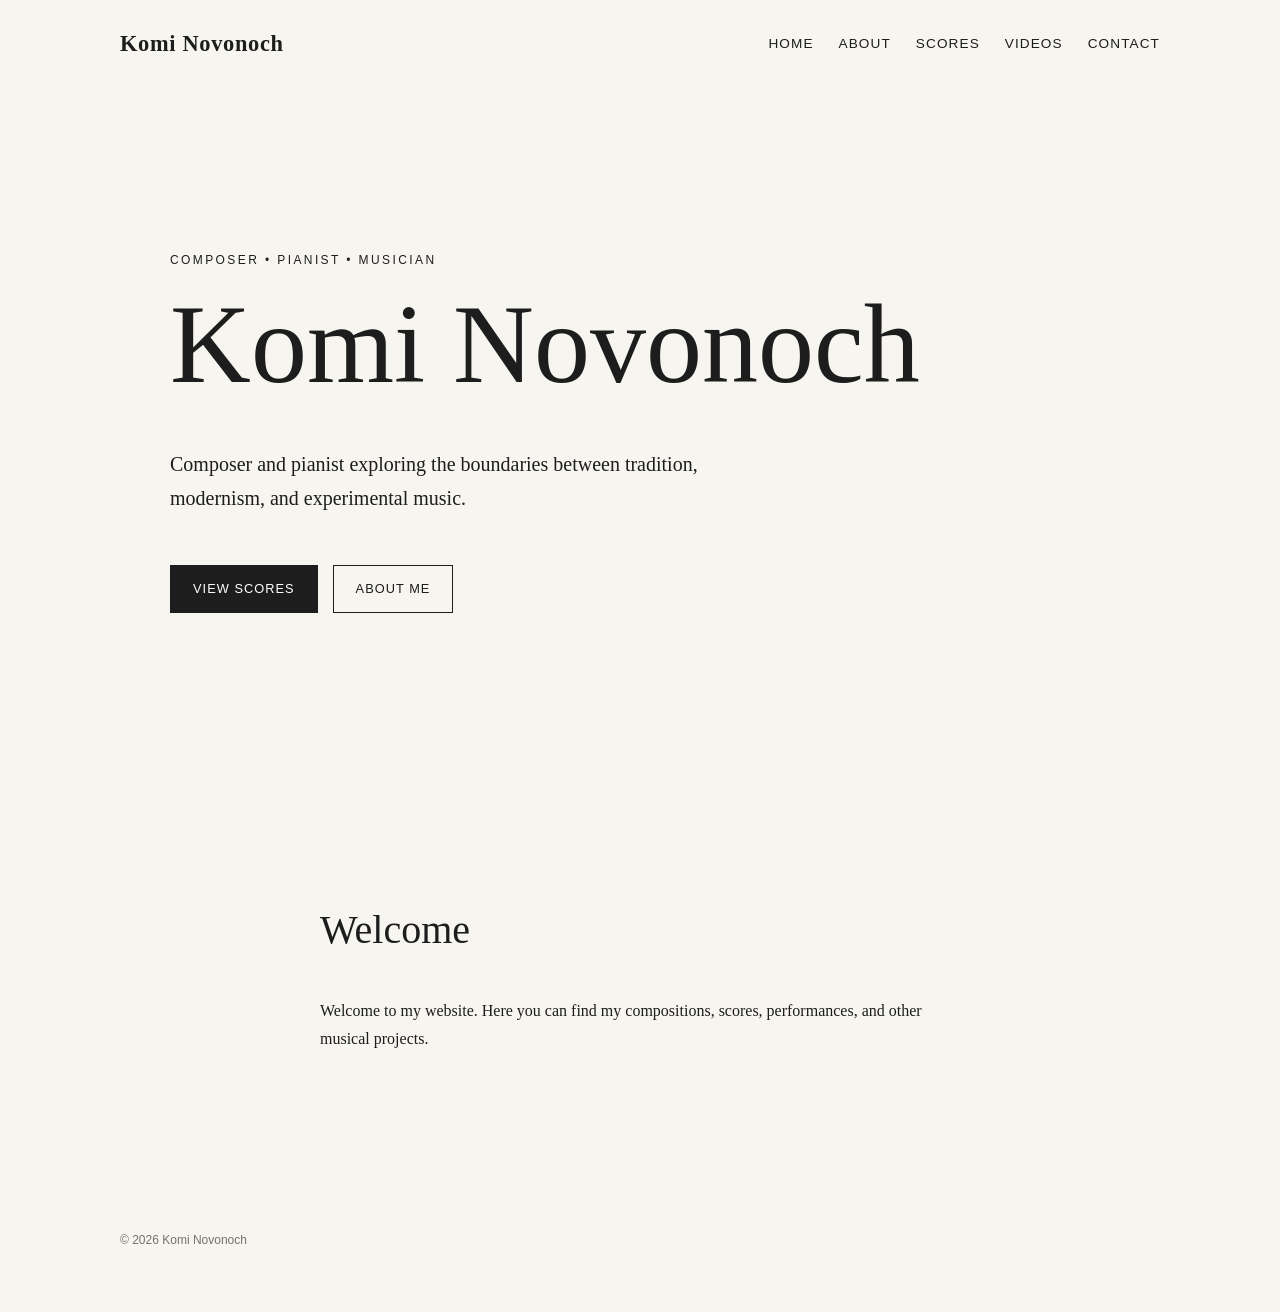
<file: index.html>
<!DOCTYPE html>
<html lang="en">

<head>
    <meta charset="UTF-8">
    <meta name="viewport" content="width=device-width, initial-scale=1.0">

    <title>Komi Novonoch | Composer & Pianist</title>

    <link rel="stylesheet" href="css/style.css">
</head>

<body>

    <header>
        <nav class="navbar">
            <a href="index.html" class="logo">Komi Novonoch</a>

            <div class="nav-links">
                <a href="index.html">Home</a>
                <a href="about.html">About</a>
                <a href="scores.html">Scores</a>
                <a href="videos.html">Videos</a>
                <a href="contact.html">Contact</a>
            </div>
        </nav>
    </header>


    <main>

        <section class="hero">

            <p class="eyebrow">COMPOSER • PIANIST • MUSICIAN</p>

            <h1>Komi Novonoch</h1>

            <p class="hero-description">
                Composer and pianist exploring the boundaries between
                tradition, modernism, and experimental music.
            </p>

            <div class="hero-buttons">
                <a href="scores.html" class="button">View Scores</a>
                <a href="about.html" class="button button-outline">About Me</a>
            </div>

        </section>


        <section class="intro">

            <h2>Welcome</h2>

            <p>
                Welcome to my website. Here you can find my compositions,
                scores, performances, and other musical projects.
            </p>

        </section>

    </main>


    <footer>
        <p>© 2026 Komi Novonoch</p>
    </footer>

</body>
</html>
</file>
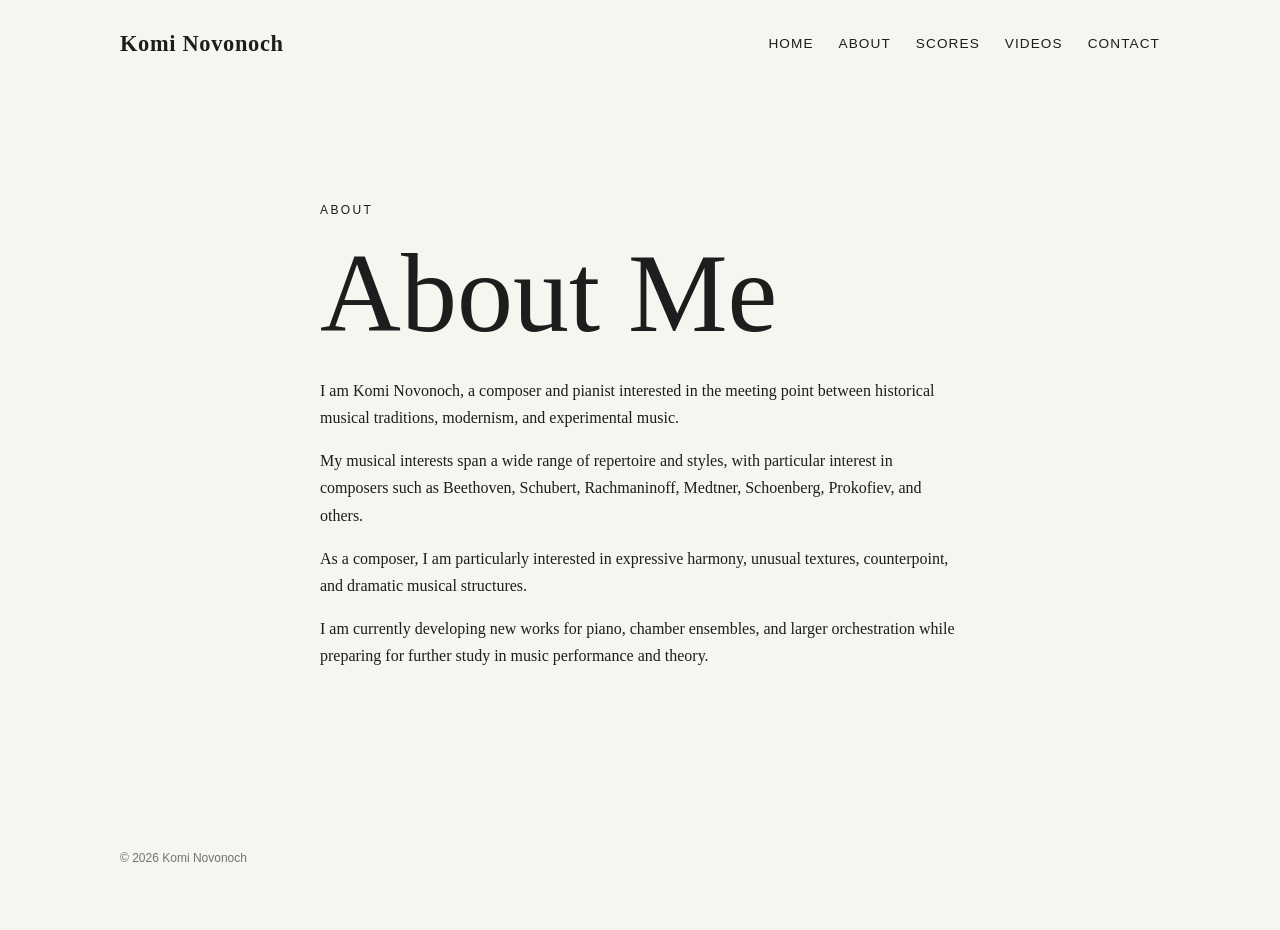
<file: about.html>
<!DOCTYPE html>
<html lang="en">

<head>
    <meta charset="UTF-8">
    <meta name="viewport" content="width=device-width, initial-scale=1.0">

    <title>About | Komi Novonoch</title>

    <link rel="stylesheet" href="css/style.css">
</head>

<body>

    <header>
        <nav class="navbar">
            <a href="index.html" class="logo">Komi Novonoch</a>

            <div class="nav-links">
                <a href="index.html">Home</a>
                <a href="about.html">About</a>
                <a href="scores.html">Scores</a>
                <a href="videos.html">Videos</a>
                <a href="contact.html">Contact</a>
            </div>
        </nav>
    </header>


    <main>

        <section class="intro">

            <p class="eyebrow">ABOUT</p>

            <h1>About Me</h1>

            <p>
                I am Komi Novonoch, a composer and pianist interested in
                the meeting point between historical musical traditions,
                modernism, and experimental music.
            </p>

            <p>
                My musical interests span a wide range of repertoire and
                styles, with particular interest in composers such as
                Beethoven, Schubert, Rachmaninoff, Medtner, Schoenberg,
                Prokofiev, and others.
            </p>

            <p>
                As a composer, I am particularly interested in expressive
                harmony, unusual textures, counterpoint, and dramatic musical
                structures.
            </p>

            <p>
                I am currently developing new works for piano, chamber
                ensembles, and larger orchestration while preparing
                for further study in music performance and theory.
            </p>

        </section>

    </main>


    <footer>
        <p>© 2026 Komi Novonoch</p>
    </footer>

</body>
</html>
</file>
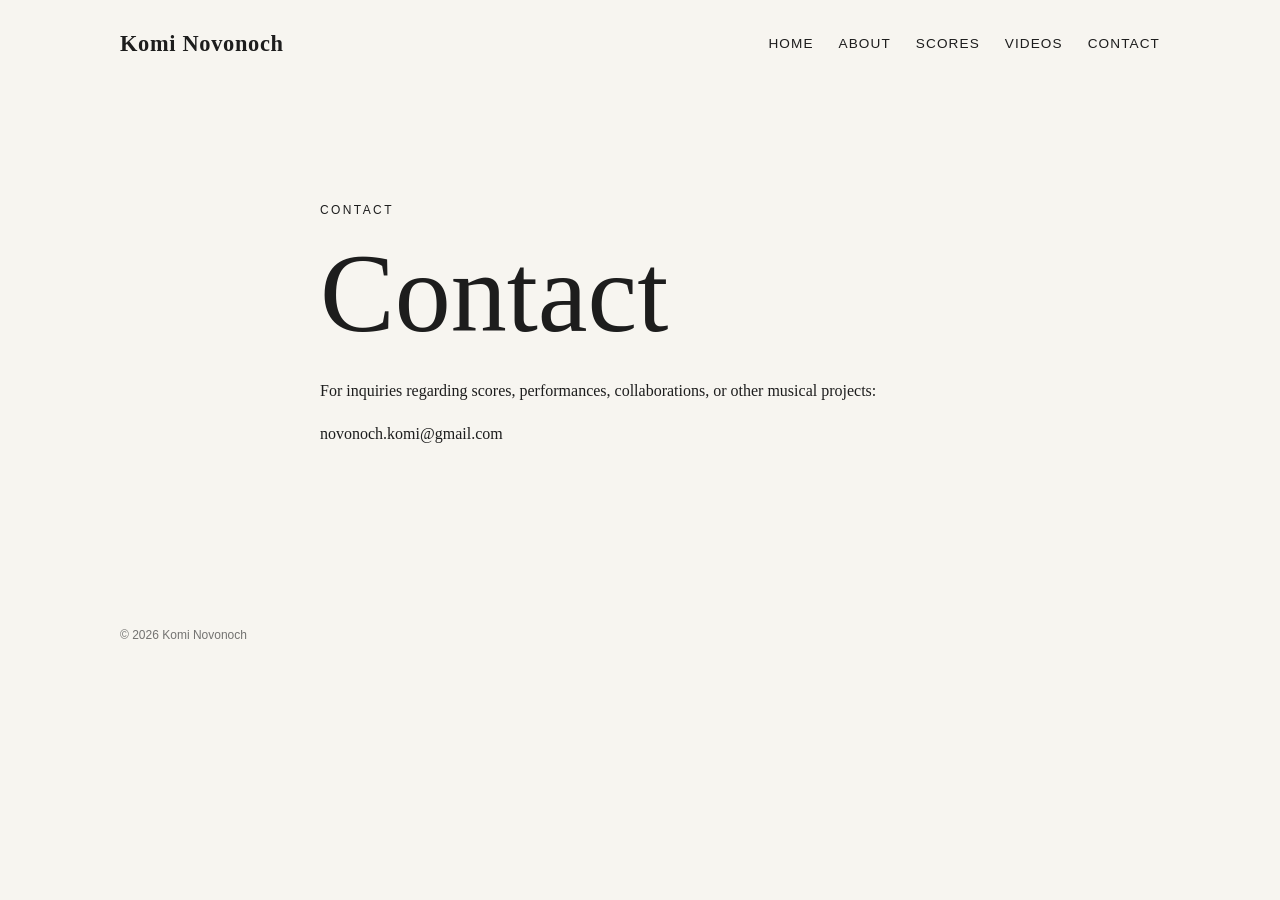
<file: contact.html>
<!DOCTYPE html>
<html lang="en">

<head>
    <meta charset="UTF-8">
    <meta name="viewport" content="width=device-width, initial-scale=1.0">

    <title>Contact | Komi Novonoch</title>

    <link rel="stylesheet" href="css/style.css">
</head>

<body>

    <header>
        <nav class="navbar">
            <a href="index.html" class="logo">Komi Novonoch</a>

            <div class="nav-links">
                <a href="index.html">Home</a>
                <a href="about.html">About</a>
                <a href="scores.html">Scores</a>
                <a href="videos.html">Videos</a>
                <a href="contact.html">Contact</a>
            </div>
        </nav>
    </header>


    <main>

        <section class="intro">

            <p class="eyebrow">CONTACT</p>

            <h1>Contact</h1>

            <p>
                For inquiries regarding scores, performances,
                collaborations, or other musical projects:
            </p>

            <p>
                <a href="mailto:novonoch.komi@gmail.com">
                    novonoch.komi@gmail.com
                </a>
            </p>

        </section>

    </main>


    <footer>
        <p>© 2026 Komi Novonoch</p>
    </footer>

</body>
</html>
</file>
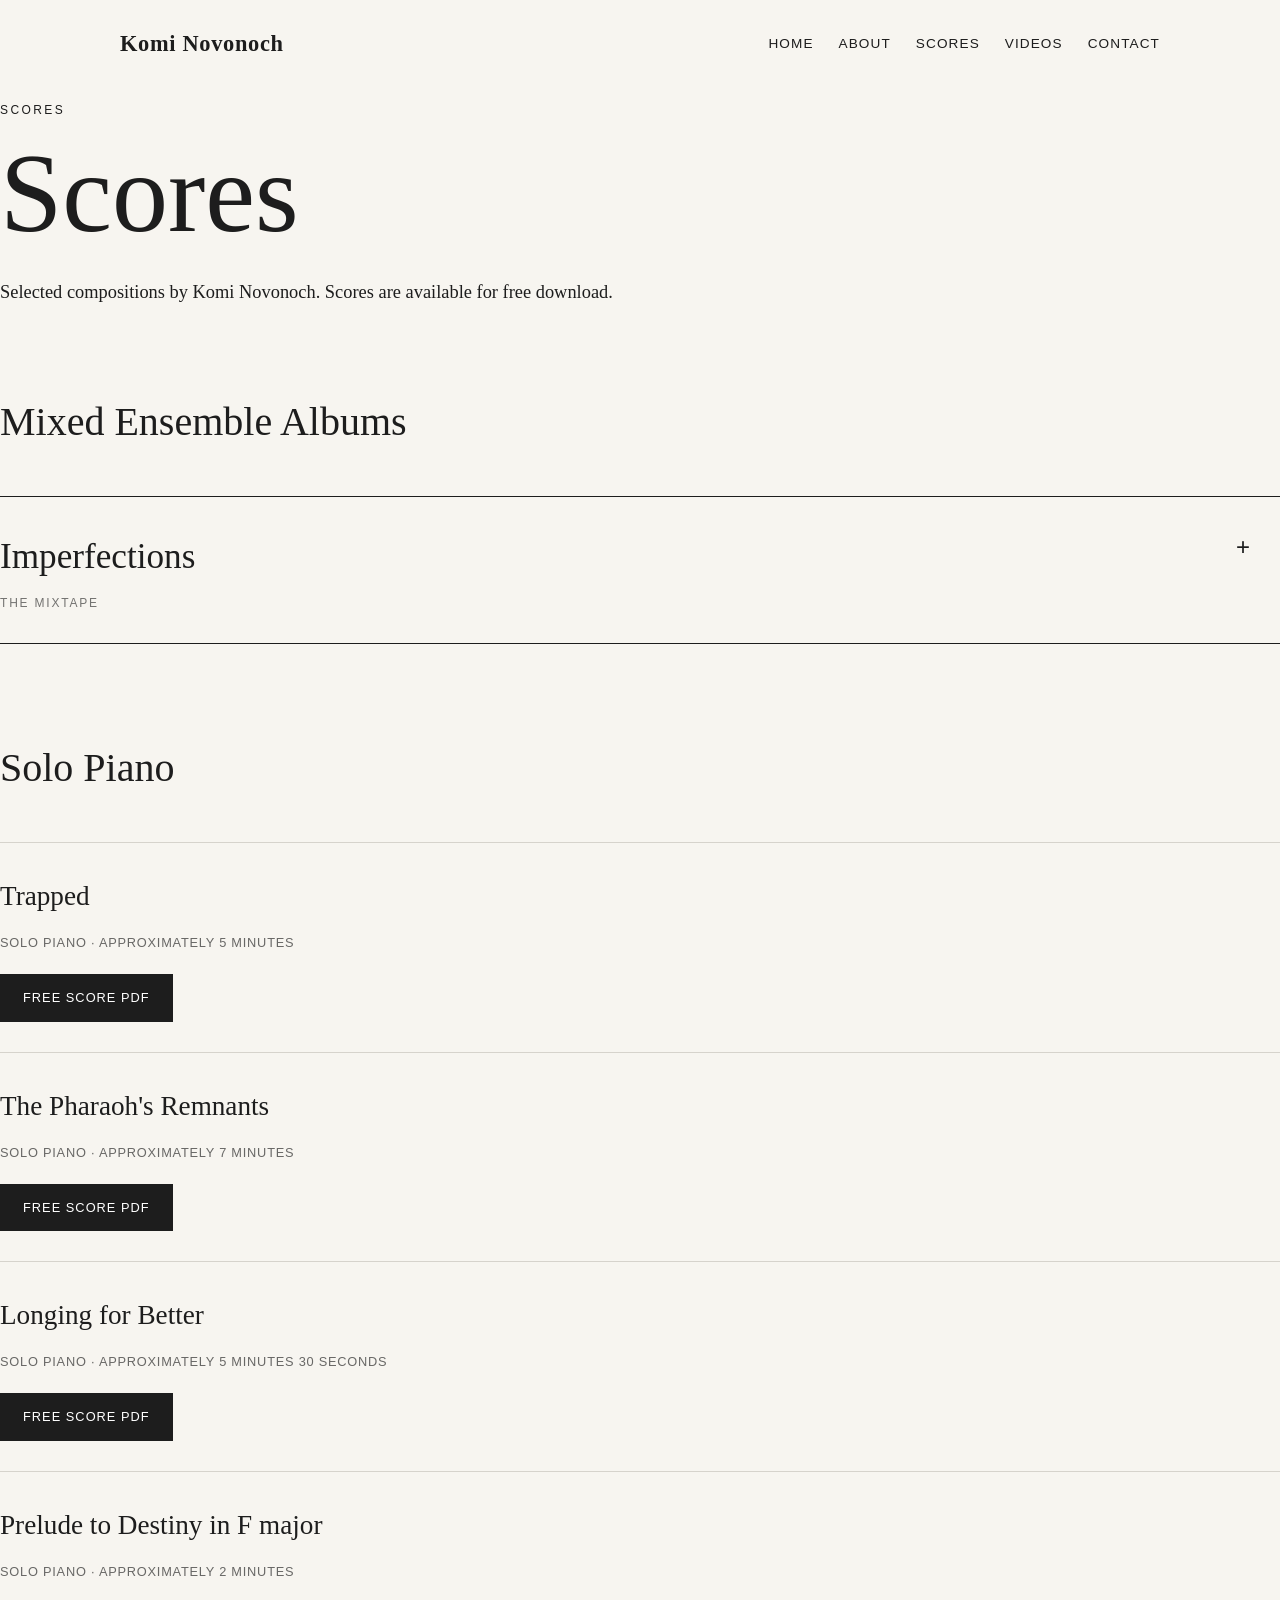
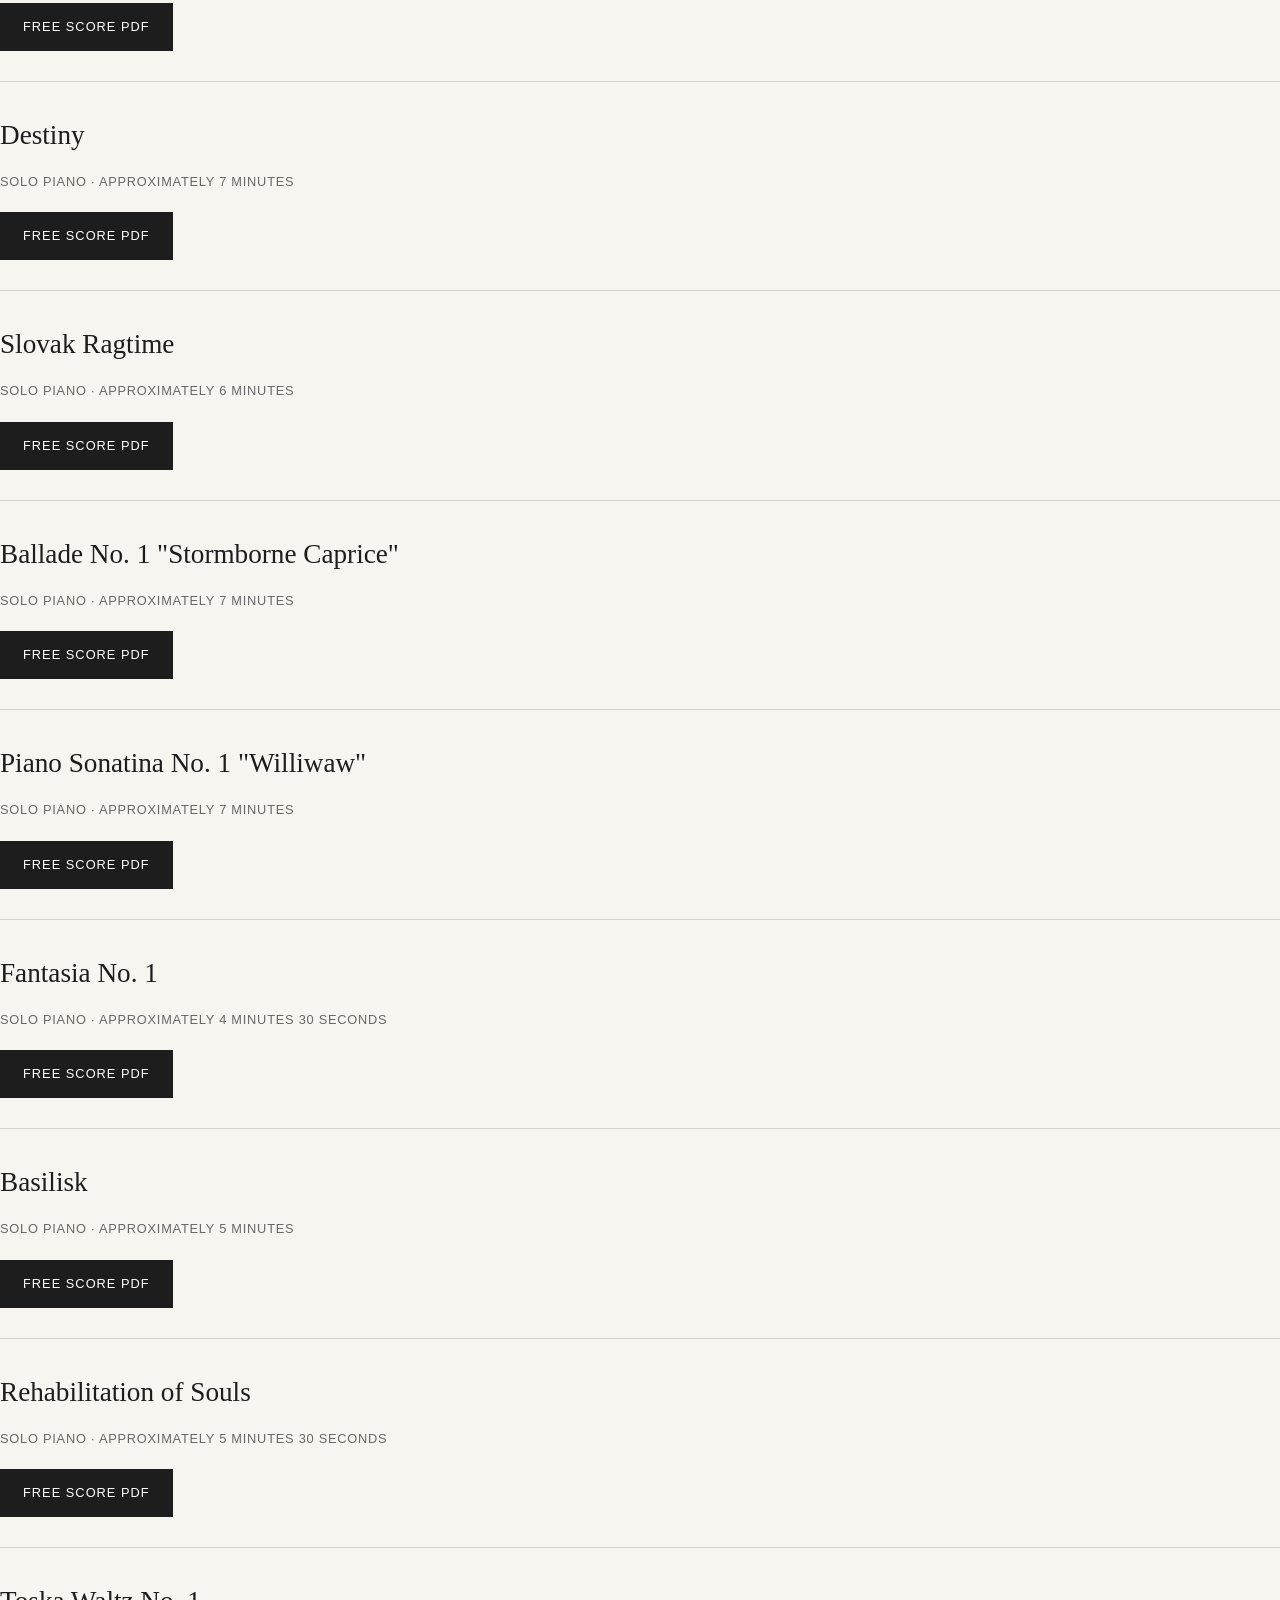
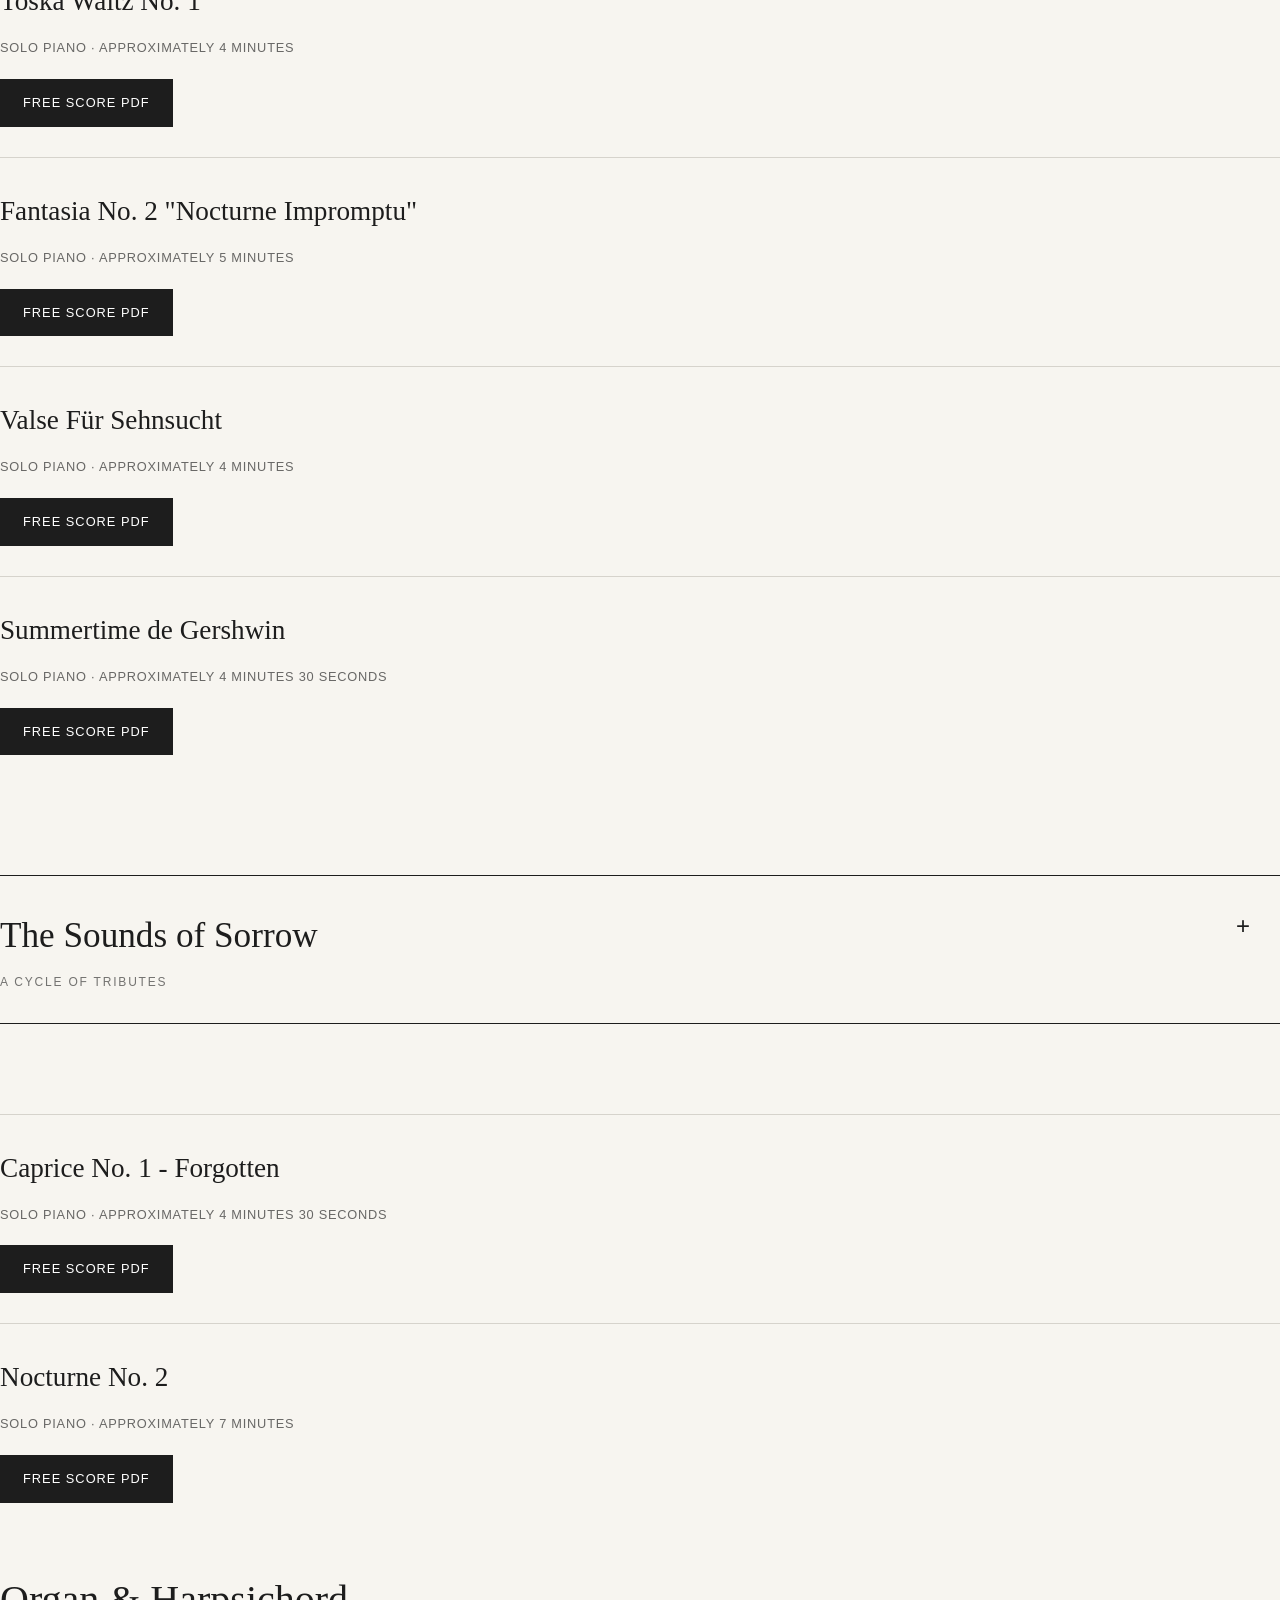
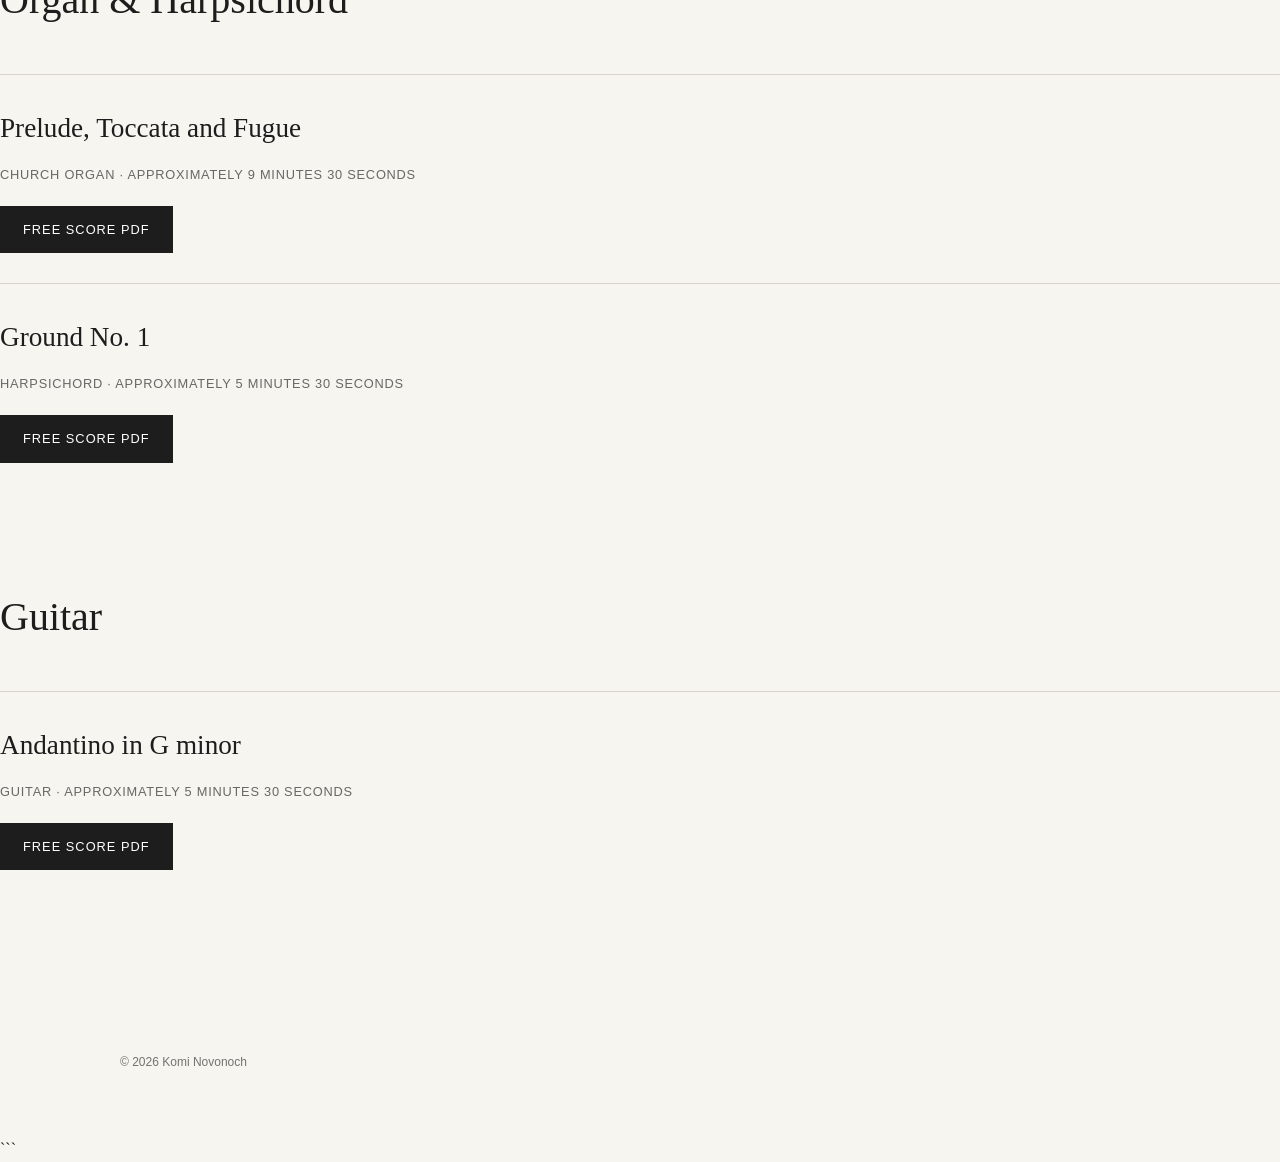
<file: scores.html>
<!DOCTYPE html>
<html lang="en">
<head>
    <meta charset="UTF-8">
    <meta name="viewport" content="width=device-width, initial-scale=1.0">

    <title>Scores | Komi Novonoch</title>

    <link rel="stylesheet" href="css/style.css">
</head>

<body>

    <!-- Navigation -->
    <header>
        <nav class="navbar">
            <a href="index.html" class="logo">Komi Novonoch</a>

            <div class="nav-links">
                <a href="index.html">Home</a>
                <a href="about.html">About</a>
                <a href="scores.html">Scores</a>
                <a href="videos.html">Videos</a>
                <a href="contact.html">Contact</a>
            </div>
        </nav>
    </header>


    <!-- Main Content -->
    <main>

        <section class="scores-page">

            <p class="eyebrow">SCORES</p>

            <h1>Scores</h1>

            <p class="scores-intro">
                Selected compositions by Komi Novonoch. Scores are available
                for free download.
            </p>


            <!-- Individual Works --!>
            
<!-- Mixed Ensemble Albums -->
<section class="collection-section">

    <h2>Mixed Ensemble Albums</h2>

    <details class="score-collection">

        <summary>
            <span class="collection-title">
                Imperfections
            </span>

            <span class="collection-subtitle">
                The Mixtape
            </span>
        </summary>


        <div class="collection-content">

            <p class="collection-description">
                A collection of some of my earliest compositions, brought
                together as a mixtape spanning solo piano, chamber music,
                and other early experiments.
            </p>


            <article class="score">
                <h3>Imperfections</h3>
                <p class="score-info">Solo Piano · Approximately 2 minutes 30 seconds</p>
                <a href="scores/Imperfections.pdf" class="button">Free Score PDF</a>
            </article>


            <article class="score">
                <h3>Broken Records</h3>
                <p class="score-info">Solo Piano · Approximately 2 minutes 30 seconds</p>
                <a href="scores/Broken Records.pdf" class="button">Free Score PDF</a>
            </article>


            <article class="score">
                <h3>Valor Memories</h3>
                <p class="score-info">Solo Piano · Approximately 3 minutes 40 seconds</p>
                <a href="scores/Valor Memories.pdf" class="button">Free Score PDF</a>
            </article>


            <article class="score">
                <h3>Blazes in the Ocean</h3>
                <p class="score-info">Solo Piano · Approximately 2 minutes 50 seconds</p>
                <a href="scores/Blazes in the Ocean.pdf" class="button">Free Score PDF</a>
            </article>


            <article class="score">
                <h3>Radiance</h3>
                <p class="score-info">Solo Piano · Approximately 1 minute 30 seconds</p>
                <a href="scores/Radiance.pdf" class="button">Free Score PDF</a>
            </article>


            <article class="score">
                <h3>Melancholia</h3>
                <p class="score-info">Solo Piano · Approximately 1 minute 50 seconds</p>
                <a href="scores/Melancholia.pdf" class="button">Free Score PDF</a>
            </article>


            <article class="score">
                <h3>Graceful Elegance</h3>
                <p class="score-info">Solo Piano · Approximately 1 minute 40 seconds</p>
                <a href="scores/Graceful Elegance.pdf" class="button">Free Score PDF</a>
            </article>


            <article class="score">
                <h3>Playing with Love</h3>
                <p class="score-info">Piano &amp; Violin · Approximately 4 minutes</p>
                <a href="scores/Playing With Love.pdf" class="button">Free Score PDF</a>
            </article>


            <article class="score">
                <h3>Exile (ft. Wren Novarro)</h3>
                <p class="score-info">Piano Duet · Approximately 2 minutes</p>
                <a href="scores/Exile.pdf" class="button">Free Score PDF</a>
            </article>


            <article class="score">
                <h3>龍之流</h3>
                <p class="score-info">Piano, Violin, Viola &amp; Cello · Approximately 2 minutes 20 seconds</p>
                <a href="scores/龍之流.pdf" class="button">Free Score PDF</a>
            </article>


            <article class="score">
                <h3>Time Moves By</h3>
                <p class="score-info">Solo Piano · Approximately 1 minute 30 seconds</p>
                <a href="scores/Time Moves By.pdf" class="button">Free Score PDF</a>
            </article>


            <article class="score">
                <h3>Deep Water</h3>
                <p class="score-info">Solo Piano · Approximately 2 minutes 20 seconds</p>
                <a href="scores/Deep Water.pdf" class="button">Free Score PDF</a>
            </article>


            <article class="score">
                <h3>Night Released</h3>
                <p class="score-info">Solo Piano · Approximately 3 minutes 50 seconds</p>
                <a href="scores/Night Released.pdf" class="button">Free Score PDF</a>
            </article>


            <article class="score">
                <h3>The Final Hour</h3>
                <p class="score-info">Solo Piano · Approximately 2 minutes 30 seconds</p>
                <a href="scores/The Final Hour.pdf" class="button">Free Score PDF</a>
            </article>


            <article class="score">
                <h3>Excess Night - Nocturne No. 1</h3>
                <p class="score-info">Solo Piano · Approximately 2 minutes 50 seconds</p>
                <a href="scores/Excess Night.pdf" class="button">Free Score PDF</a>
            </article>


            <article class="score">
                <h3>Darkness Enveloped (ft. R.A.)</h3>
                <p class="score-info">Solo Piano · Approximately 2 minutes 30 seconds</p>
                <a href="scores/Darkness Enveloped.pdf" class="button">Free Score PDF</a>
            </article>


            <article class="score">
                <h3>The White Hole</h3>
                <p class="score-info">Solo Piano · Approximately 2 minutes 30 seconds</p>
                <a href="scores/The White Hole.pdf" class="button">Free Score PDF</a>
            </article>


            <article class="score">
                <h3>A Forest’s Embrace</h3>
                <p class="score-info">Solo Piano · Approximately 6 minutes</p>
                <a href="scores/A Forest’s Embrace.pdf" class="button">Free Score PDF</a>
            </article>


            <article class="score">
                <h3>Two Birds Sit by the Window</h3>
                <p class="score-info">Solo Piano · Approximately 4 minutes 30 seconds</p>
                <a href="scores/Two Birds Sit by the Window.pdf" class="button">Free Score PDF</a>
            </article>


            <article class="score">
                <h3>The Black Angel</h3>
                <p class="score-info">Solo Piano · Approximately 5 minutes 40 seconds</p>
                <a href="scores/The Black Angel.pdf" class="button">Free Score PDF</a>
            </article>


            <article class="score">
                <h3>Snowflakes</h3>
                <p class="score-info">Solo Piano · Approximately 2 minutes 30 seconds</p>
                <a href="scores/Snowflakes.pdf" class="button">Free Score PDF</a>
            </article>


            <article class="score">
                <h3>Amazing Grace - Hymn de Presely</h3>
                <p class="score-info">Solo Piano · Approximately 5 minutes</p>
                <a href="scores/Amazing Grace - Hymn de Presley.pdf" class="button">Free Score PDF</a>
            </article>


            <article class="score">
                <h3>Waltz of Psychosis</h3>
                <p class="score-info">Solo Piano · Approximately 4 minutes 20 seconds</p>
                <a href="scores/Waltz of Psychosis.pdf" class="button">Free Score PDF</a>
            </article>


            <article class="score">
                <h3>The Magic Waltz</h3>
                <p class="score-info">Solo Piano · Approximately 5 minutes 30 seconds</p>
                <a href="scores/The Magic Waltz.pdf" class="button">Free Score PDF</a>
            </article>

        </div>

    </details>

</section>
            <section class="score-section">

                <h2>Solo Piano</h2>


                <article class="score">
                    <h3>Trapped</h3>
                    <p class="score-info">Solo Piano · Approximately 5 minutes</p>

                    <a href="scores/Trapped.pdf" class="button">Free Score PDF</a>
                </article>


                <article class="score">
                    <h3>The Pharaoh's Remnants</h3>
                    <p class="score-info">Solo Piano · Approximately 7 minutes</p>

                    <a href="scores/The Pharaoh’s Remnants.pdf" class="button">Free Score PDF</a>
                </article>


                <article class="score">
                    <h3>Longing for Better</h3>
                    <p class="score-info">Solo Piano · Approximately 5 minutes 30 seconds</p>

                    <a href="scores/Longing For Better.pdf" class="button">Free Score PDF</a>
                </article>


                <article class="score">
                    <h3>Prelude to Destiny in F major</h3>
                    <p class="score-info">Solo Piano · Approximately 2 minutes</p>

                    <a href="scores/Prelude to Destiny in F Major.pdf" class="button">Free Score PDF</a>
                </article>


                <article class="score">
                    <h3>Destiny</h3>
                    <p class="score-info">Solo Piano · Approximately 7 minutes</p>

                    <a href="scores/Destiny.pdf" class="button">Free Score PDF</a>
                </article>


                <article class="score">
                    <h3>Slovak Ragtime</h3>
                    <p class="score-info">Solo Piano · Approximately 6 minutes</p>

                    <a href="scores/Slovak Ragtime.pdf" class="button">Free Score PDF</a>
                </article>


                <article class="score">
                    <h3>Ballade No. 1 "Stormborne Caprice"</h3>
                    <p class="score-info">Solo Piano · Approximately 7 minutes</p>

                    <a href="scores/Ballade No. 1.pdf" class="button">Free Score PDF</a>
                </article>


                <article class="score">
                    <h3>Piano Sonatina No. 1 "Williwaw"</h3>
                    <p class="score-info">Solo Piano · Approximately 7 minutes</p>

                    <a href="scores/Piano Sonatina No. 1.pdf" class="button">Free Score PDF</a>
                </article>


                <article class="score">
                    <h3>Fantasia No. 1</h3>
                    <p class="score-info">Solo Piano · Approximately 4 minutes 30 seconds</p>

                    <a href="scores/Fantasia No. 1.pdf" class="button">Free Score PDF</a>
                </article>


                <article class="score">
                    <h3>Basilisk</h3>
                    <p class="score-info">Solo Piano · Approximately 5 minutes</p>

                    <a href="scores/Basilisk.pdf" class="button">Free Score PDF</a>
                </article>


                <article class="score">
                    <h3>Rehabilitation of Souls</h3>
                    <p class="score-info">Solo Piano · Approximately 5 minutes 30 seconds</p>

                    <a href="scores/Rehabilitation of Souls.pdf" class="button">Free Score PDF</a>
                </article>


                <article class="score">
                    <h3>Toska Waltz No. 1</h3>
                    <p class="score-info">Solo Piano · Approximately 4 minutes</p>

                    <a href="scores/Toska Waltz No. I.pdf" class="button">Free Score PDF</a>
                </article>


                <article class="score">
                    <h3>Fantasia No. 2 "Nocturne Impromptu"</h3>
                    <p class="score-info">Solo Piano · Approximately 5 minutes</p>

                    <a href="scores/Fantasia No. 2.pdf" class="button">Free Score PDF</a>
                </article>


                <article class="score">
                    <h3>Valse Für Sehnsucht</h3>
                    <p class="score-info">Solo Piano · Approximately 4 minutes</p>

                    <a href="scores/Valse Für Sehnsucht.pdf" class="button">Free Score PDF</a>
                </article>


                <article class="score">
                    <h3>Summertime de Gershwin</h3>
                    <p class="score-info">Solo Piano · Approximately 4 minutes 30 seconds</p>

                    <a href="scores/Summertime de Gershwin.pdf" class="button">Free Score PDF</a>
                </article>

            </section>


            <!-- The Sounds of Sorrow -->
            <section class="collection-section">

                <details class="score-collection">

                    <summary>
                        <span class="collection-title">
                            The Sounds of Sorrow
                        </span>

                        <span class="collection-subtitle">
                            A cycle of tributes
                        </span>
                    </summary>


                    <div class="collection-content">

                        <p class="collection-description">
                            A collection of solo piano works written as
                            tributes to composers whose music has influenced
                            my own musical development.
                        </p>


                        <article class="score">
                            <h3>
                                Triumph Through Storm
                            </h3>

                            <p class="tribute">
                                Tribute to Beethoven
                            </p>

                            <p class="score-info">
                                Solo Piano · Approximately 3 minutes
                            </p>

                            <a href="scores/Triumph Through Storm.pdf" class="button">Free Score PDF</a>
                        </article>


                        <article class="score">
                            <h3>
                                Lament of Solitude
                            </h3>

                            <p class="tribute">
                                Tribute to Tchaikovsky
                            </p>

                            <p class="score-info">
                                Solo Piano · Approximately 3 minutes
                            </p>

                            <a href="scores/Lament of Solitude.pdf" class="button">Free Score PDF</a>
                        </article>


                        <article class="score">
                            <h3>
                                Final Breath of Piano Poetry
                            </h3>

                            <p class="tribute">
                                Tribute to Chopin
                            </p>

                            <p class="score-info">
                                Solo Piano · Approximately 3 minutes 30 seconds
                            </p>

                            <a href="scores/Final Breath of Piano Poetry.pdf" class="button">Free Score PDF</a>
                        </article>


                        <article class="score">
                            <h3>
                                Well Tempered Legacy
                            </h3>

                            <p class="tribute">
                                Tribute to Bach
                            </p>

                            <p class="score-info">
                                Solo Piano · Approximately 3 minutes
                            </p>

                            <a href="scores/Well-Tempered Legacy.pdf" class="button">Free Score PDF</a>
                        </article>


                        <article class="score">
                            <h3>
                                Pendulum of the Soul
                            </h3>

                            <p class="tribute">
                                Tribute to Schubert
                            </p>

                            <p class="score-info">
                                Solo Piano · Approximately 3 minutes
                            </p>

                            <a href="scores/Pendulum of the Soul.pdf" class="button">Free Score PDF</a>
                        </article>


                        <article class="score">
                            <h3>
                                Displacement and Disarray
                            </h3>

                            <p class="tribute">
                                Tribute to Rachmaninoff
                            </p>

                            <p class="score-info">
                                Solo Piano · Approximately 3 minutes 30 seconds
                            </p>

                            <a href="scores/Displacement and Disarray.pdf" class="button">Free Score PDF</a>
                        </article>


                        <article class="score">
                            <h3>
                                Damnation and Redemption
                            </h3>

                            <p class="tribute">
                                Tribute to Liszt
                            </p>

                            <p class="score-info">
                                Solo Piano · Approximately 3 minutes
                            </p>

                            <a href="scores/Damnation and Redemption.pdf" class="button">Free Score PDF</a>
                        </article>


                        <article class="score">
                            <h3>
                                Frivolity of a Child Prodigy
                            </h3>

                            <p class="tribute">
                                Tribute to Mozart
                            </p>

                            <p class="score-info">
                                Solo Piano · Approximately 3 minutes
                            </p>

                            <a href="scores/Frivolity of a Child Prodigy.pdf" class="button">Free Score PDF</a>
                        </article>

                    </div>

                </details>

            </section>

            <article class="score">
    <h3>Caprice No. 1 - Forgotten</h3>
    <p class="score-info">
        Solo Piano · Approximately 4 minutes 30 seconds
    </p>
    <a href="scores/Caprice No. 1 - Forgotten.pdf" class="button">Free Score PDF</a>
</article>

            <article class="score">
    <h3>Nocturne No. 2</h3>
    <p class="score-info">
        Solo Piano · Approximately 7 minutes
    </p>
    <a href="scores/NocturneNo.2.pdf" class="button">Free Score PDF</a>
</article>

         <!-- Organ & Harpsichord -->
<section class="score-section">

    <h2>Organ &amp; Harpsichord</h2>

    <article class="score">
        <h3>Prelude, Toccata and Fugue</h3>
        <p class="score-info">
            Church Organ · Approximately 9 minutes 30 seconds
        </p>

        <a href="scores/Prelude Toccata and Fugue.pdf" class="button">Free Score PDF</a>
    </article>

    <article class="score">
        <h3>Ground No. 1</h3>
        <p class="score-info">
            Harpsichord · Approximately 5 minutes 30 seconds
        </p>

       <a href="scores/GroundNo.1.pdf" class="button">Free Score PDF</a>
    </article>

</section>

            <!-- Guitar -->
<section class="score-section">

    <h2>Guitar</h2>

    <article class="score">
        <h3>Andantino in G minor</h3>
        <p class="score-info">
            Guitar · Approximately 5 minutes 30 seconds
        </p>

        <a href="scores/Andantino in G minor.pdf" class="button">Free Score PDF</a>
    </article>

</section>
    </main>


    <!-- Footer -->
    <footer>
        <p>© 2026 Komi Novonoch</p>
    </footer>

</body>
</html>
```
</file>
<file: css/style.css>
/* =========================
   GENERAL
   ========================= */

* {
    box-sizing: border-box;
}

html {
    scroll-behavior: smooth;
}

body {
    margin: 0;
    font-family: Georgia, "Times New Roman", serif;
    background: #f7f5f0;
    color: #1d1d1d;
    line-height: 1.7;
}

a {
    color: inherit;
    text-decoration: none;
}


/* =========================
   NAVIGATION
   ========================= */

.navbar {
    max-width: 1100px;
    margin: 0 auto;
    padding: 25px 30px;

    display: flex;
    justify-content: space-between;
    align-items: center;
}

.logo {
    font-size: 1.4rem;
    font-weight: bold;
    letter-spacing: 0.03em;
}

.nav-links {
    display: flex;
    gap: 25px;
}

.nav-links a {
    font-family: Arial, sans-serif;
    font-size: 0.85rem;
    text-transform: uppercase;
    letter-spacing: 0.08em;
}

.nav-links a:hover {
    opacity: 0.55;
}


/* =========================
   HERO
   ========================= */

.hero {
    max-width: 1000px;
    min-height: 75vh;
    margin: 0 auto;

    display: flex;
    flex-direction: column;
    justify-content: center;

    padding: 80px 30px;
}

.eyebrow {
    font-family: Arial, sans-serif;
    font-size: 0.75rem;
    letter-spacing: 0.2em;
    margin-bottom: 20px;
}

h1 {
    font-size: clamp(3.5rem, 9vw, 7rem);
    line-height: 0.95;
    margin: 0 0 30px;
    font-weight: normal;
}

.hero-description {
    max-width: 600px;
    font-size: 1.25rem;
}

.hero-buttons {
    display: flex;
    gap: 15px;
    margin-top: 30px;
}


/* =========================
   BUTTONS
   ========================= */

.button {
    display: inline-block;
    padding: 12px 22px;

    background: #1d1d1d;
    color: white;

    font-family: Arial, sans-serif;
    font-size: 0.8rem;
    text-transform: uppercase;
    letter-spacing: 0.08em;

    border: 1px solid #1d1d1d;
}

.button:hover {
    opacity: 0.75;
}

.button-outline {
    background: transparent;
    color: #1d1d1d;
}


/* =========================
   CONTENT SECTIONS
   ========================= */

.intro {
    max-width: 700px;
    margin: 0 auto;
    padding: 100px 30px;
}

h2 {
    font-size: 2.5rem;
    font-weight: normal;
}


/* =========================
   FOOTER
   ========================= */

footer {
    max-width: 1100px;
    margin: 0 auto;
    padding: 50px 30px;

    font-family: Arial, sans-serif;
    font-size: 0.75rem;
    opacity: 0.6;
}


/* =========================
   MOBILE
   ========================= */

@media (max-width: 700px) {

    .navbar {
        flex-direction: column;
        gap: 20px;
    }

    .nav-links {
        flex-wrap: wrap;
        justify-content: center;
        gap: 15px;
    }

    .hero {
        min-height: 65vh;
    }

    .hero-buttons {
        flex-direction: column;
        align-items: flex-start;
    }
}

```css
/* Scores Page */

.scores-page {
    max-width: 1000px;
    margin: 0 auto;
    padding: 100px 60px;
}

.scores-intro {
    max-width: 650px;
    font-size: 1.15rem;
    margin-bottom: 80px;
}

.score-section {
    margin-bottom: 90px;
}

.score-section h2 {
    margin-bottom: 40px;
}

.score {
    border-top: 1px solid #d6d3cc;
    padding: 30px 0;
}

.score h3 {
    font-size: 1.7rem;
    font-weight: normal;
    margin: 0 0 8px;
}

.score-info {
    font-family: Arial, sans-serif;
    font-size: 0.8rem;
    text-transform: uppercase;
    letter-spacing: 0.06em;
    opacity: 0.65;
    margin-bottom: 20px;
}

.tribute {
    font-style: italic;
    margin: 0 0 8px;
    opacity: 0.75;
}


/* The Sounds of Sorrow */

.collection-section {
    margin-bottom: 90px;
}

.score-collection {
    border-top: 1px solid #1d1d1d;
    border-bottom: 1px solid #1d1d1d;
}

.score-collection summary {
    cursor: pointer;
    list-style: none;
    padding: 30px 0;
    display: flex;
    flex-direction: column;
    gap: 6px;
}

.score-collection summary::-webkit-details-marker {
    display: none;
}

.score-collection summary::after {
    content: "+";
    position: absolute;
    right: 30px;
    font-family: Arial, sans-serif;
    font-size: 1.5rem;
    font-weight: normal;
}

.score-collection[open] summary::after {
    content: "−";
}

.score-collection {
    position: relative;
}

.collection-title {
    font-size: 2.2rem;
}

.collection-subtitle {
    font-family: Arial, sans-serif;
    font-size: 0.75rem;
    text-transform: uppercase;
    letter-spacing: 0.15em;
    opacity: 0.6;
}

.collection-content {
    padding-bottom: 20px;
}

.collection-description {
    max-width: 650px;
    margin: 10px 0 30px;
    font-style: italic;
    opacity: 0.8;
}

.collection-section h2 {
    margin-bottom: 40px;
}
```
</file>
